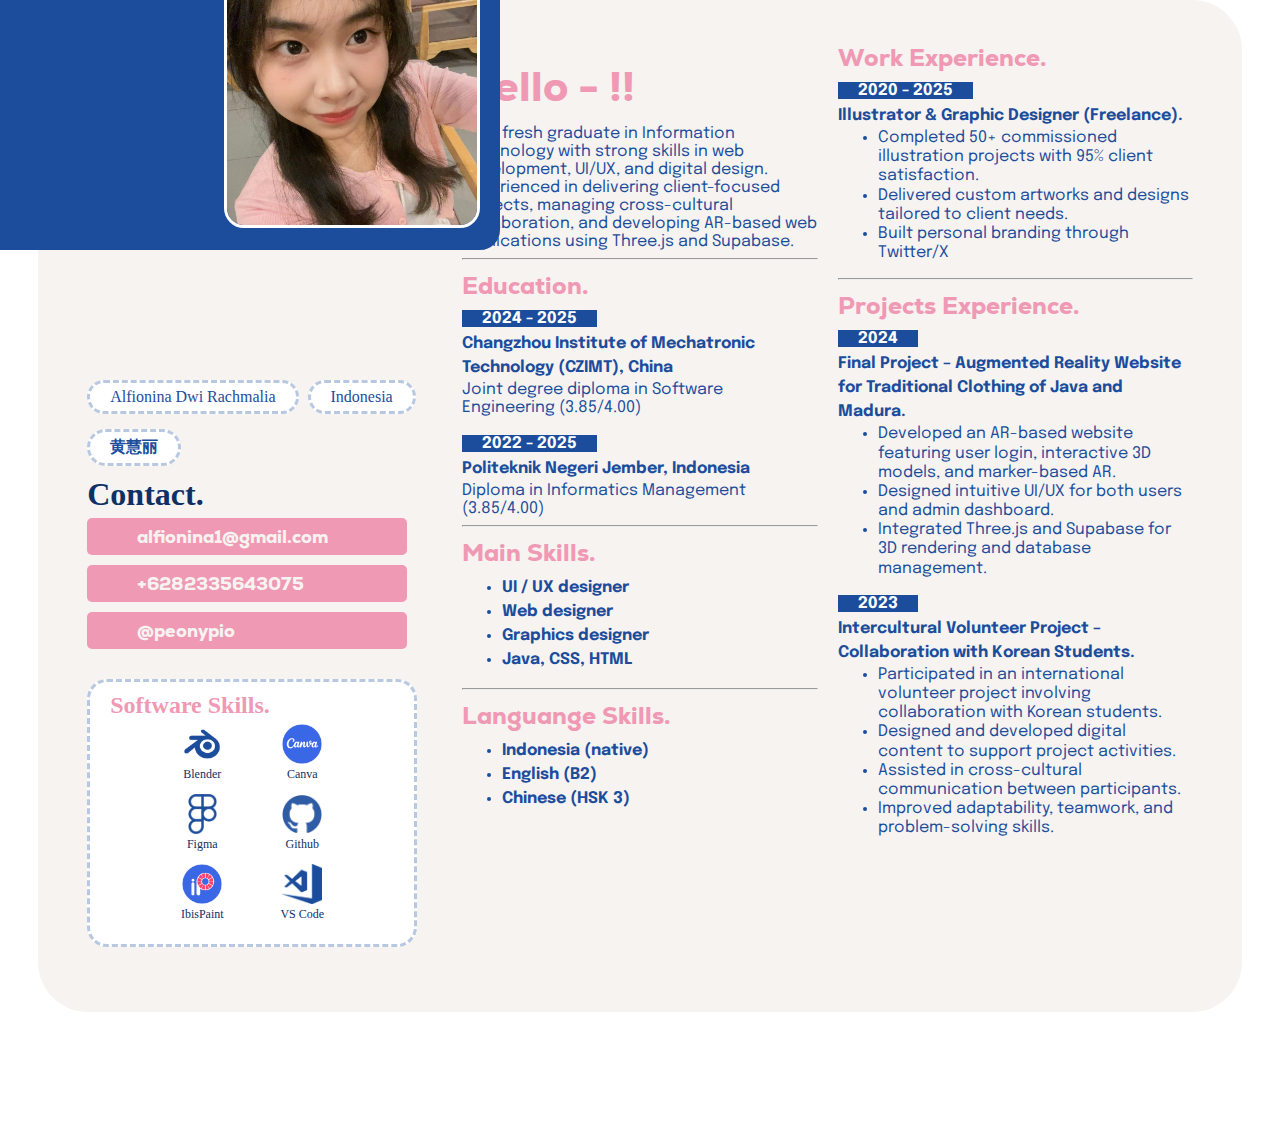
<file: about.html>
<!DOCTYPE html>
<html lang="en">
<head>
    <meta charset="UTF-8">
    <meta name="viewport" content="width=device-width, initial-scale=1.0">
    <title>Document</title>
     <link rel="stylesheet" href="css/about.css" />
</head>
<body>
<section class="ab">
      <div class="pict">
        <img src="assets/img/piony.jpeg" alt="" />
      </div>
      <div class="about">
        <div class="contact">
          <div class="b">
            <b>Alfionina Dwi Rachmalia</b>
            <b>Indonesia</b>
            <b><span>黄慧丽</span></b>
          </div>

          <h3>Contact.</h3>
          <a href="mailto:alfionina1@gmail.com" target="_blank">
            <button>
              <i class="fa-solid fa-envelope"></i>alfionina1@gmail.com
            </button>
          </a>
          <a href="https://wa.me/6282335643075" target="_blank">
            <button><i class="fa-brands fa-whatsapp"></i>+6282335643075</button>
          </a>
          <a href="https://instagram.com/peonypio" target="_blank">
            <button><i class="fa-brands fa-instagram"></i>@peonypio</button>
          </a>

          
          <div class="software">
            <h3>Software Skills.</h3>
            <div class="img">
              <div class="icon">
                <img src="assets/icons/blender.png" alt="blender" />
                <p>Blender</p>
              </div>
              <div class="icon">
                <img src="assets/icons/canva.png" alt="canva" />
                <p>Canva</p>
              </div>
              <div class="icon">
                <img src="assets/icons/figma.png" alt="figma" />
                <p>Figma</p>
              </div>
              <div class="icon">
                <img src="assets/icons/git.png" alt="github" />
                <p>Github</p>
              </div>
              <div class="icon">
                <img src="assets/icons/ibis.png" alt="ibis paint" />
                <p>IbisPaint</p>
              </div>
              <div class="icon">
                <img src="assets/icons/vsc.png" alt="vs code" />
                <p>VS Code</p>
              </div>
            </div>
          </div>
        </div>
        <div class="mid">
          <h2>Hello - !!</h2>
          <b>
            I’m a fresh graduate in Information Technology with strong skills in
            web development, UI/UX, and digital design. Experienced in
            delivering client-focused projects, managing cross-cultural
            collaboration, and developing AR-based web applications using
            Three.js and Supabase.
          </b>
          <hr class="line" />
          <h3>Education.</h3>
          <span>2024 - 2025</span>
          <p>Changzhou Institute of Mechatronic Technology (CZIMT), China</p>
          <b>Joint degree diploma in Software Engineering (3.85/4.00)</b>
          <br /><br /><span>2022 - 2025</span>
          <p>Politeknik Negeri Jember, Indonesia</p>
          <b>Diploma in Informatics Management (3.85/4.00)</b>
          <hr class="line" />
          <h3>Main Skills.</h3>

          <p
            ><ul>
              <li>
                UI / UX designer
              </li>
              <li>
               Web designer
              </li>
              <li>
               Graphics designer
              </li>
              <li>
               Java, CSS, HTML
              </li>
            </ul>
            </p
          >
          <hr class="line">
          <h3>Languange Skills.</h3>

          <b class="hh"
            ><ul>
              <li>
                Indonesia (native)
              </li>
              <li>
               English (B2)
              </li>
              <li>
               Chinese (HSK 3)
              </li>
            </ul>
            </b
          >

        </div>
        <div class="right">
          <h3>Work Experience.</h3>
          <span>2020 - 2025</span>
          <p>Illustrator & Graphic Designer (Freelance).</p>
          <b
            ><ul>
              <li>
                Completed 50+ commissioned illustration projects with 95% client
                satisfaction.
              </li>
              <li>
                Delivered custom artworks and designs tailored to client needs.
              </li>
              <li>Built personal branding through Twitter/X</li>
            </ul></b
          >
          <hr class="line">
          <h3>Projects Experience.</h3>
          <span>2024</span>
          <p>Final Project – Augmented Reality Website for Traditional Clothing of Java and Madura.</p>
          <b
            ><ul>
              <li>
                Developed an AR-based website featuring user login, interactive 3D models, and marker-based AR.
              </li>
              <li>
                Designed intuitive UI/UX for both users and admin dashboard.
              </li>
              <li>Integrated Three.js and Supabase for 3D rendering and database management.</li>
            </ul></b
          >
          <span>2023</span>
          <p>Intercultural Volunteer Project – Collaboration with Korean Students.</p>
          <b
            ><ul>
              <li>
                Participated in an international volunteer project involving collaboration with Korean students.
              </li>
              <li>
              Designed and developed digital content to support project activities.
              </li>
              <li>Assisted in cross-cultural communication between participants.</li>
              <li>Improved adaptability, teamwork, and problem-solving skills.</li>
            </ul></b
          >
        </div>
      </div>
      </section>
</body>
</html>
</file>
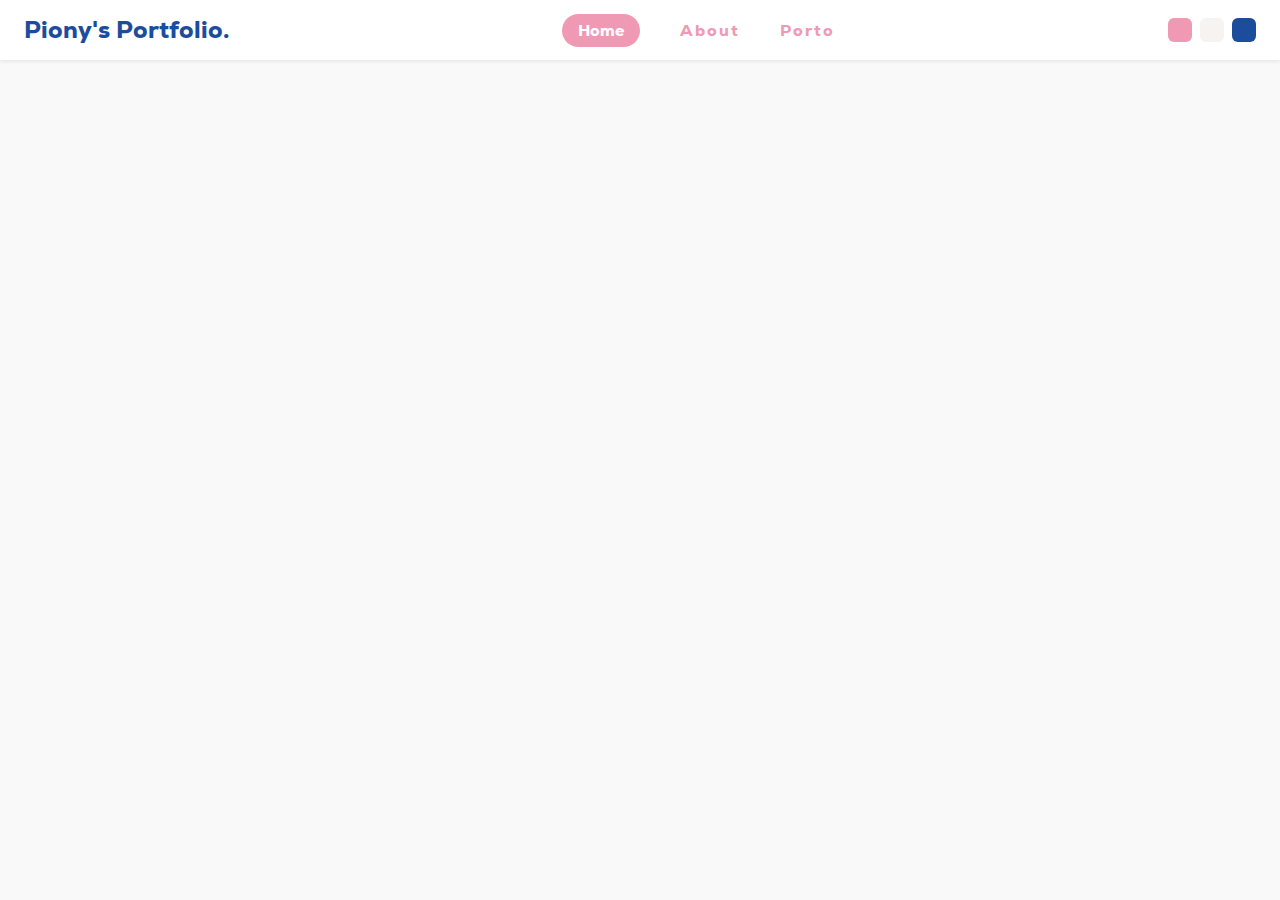
<file: nav.html>
<!DOCTYPE html>
<html lang="en">
  <head>
    <meta charset="UTF-8" />
    <meta name="viewport" content="width=device-width, initial-scale=1.0" />
    <title>Navbar</title>
    <style>
      @font-face {
        font-family: "coco";
        src: url("../font/Cocogoose-Pro-Bold-trial.ttf") format("truetype");
      }
      @font-face {
        font-family: "nexa";
        src: url("../font/Nexa-Heavy.ttf") format("truetype");
      }
      @font-face {
        font-family: "mont";
        src: url("../font/Mont-HeavyDEMO.otf") format("opentype");
      }
      @font-face {
        font-family: "tommy";
        src: url("../font/MADE\ TOMMY\ Regular_PERSONAL\ USE.otf")
          format("opentype");
      }
      @font-face {
        font-family: "madani";
        src: url("../font/MadaniArabicDEMO-Regular.otf") format("opentype");
      }

      @font-face {
        font-family: "coco";
        src: url("../font/Cocogoose-Pro-Darkmode-trial.ttf") format("truetype");
      }

      body {
        margin: 0;
        font-family: nexa;
        background-color: #f9f9f9;
      }

      nav {
        display: flex;
        justify-content: space-between;
        align-items: center;
        padding: 12px 24px;
        background-color: #fff;
        box-shadow: 0 1px 4px rgba(0, 0, 0, 0.1);
      }

      /* Logo */
      nav h2 {
        font-weight: bold;
        color: #1c4d9c; /* biru */
        margin: 0;
      }

      /* Menu */
      .menu {
        display: flex;
        gap: 40px;
        align-items: center;
      }

      .menu a {
        text-decoration: none;
        color: #f099b4; /* pink */
        font-weight: 500;
        letter-spacing: 2px;
        transition: 0.3s;
      }

      .menu a.active {
        background-color: #f099b4;
        color: #fff;
        padding: 4px 16px;
        border-radius: 9999px; /* pill */
        font-weight: bold;
        letter-spacing: normal;
      }

      /* Switch */
      .switch {
        display: flex;
        gap: 8px;
        align-items: center;
      }

      .switch div {
        width: 24px;
        height: 24px;
        border-radius: 6px;
      }

      .switch .pink {
        background-color: #f099b4;
      }

      .switch .cream {
        background-color: #f6f3f1;
      }

      .switch .blue {
        background-color: #1c4d9c;
      }

      /* Responsive for mobile */
      @media (max-width: 768px) {
        nav {
          padding: 10px 16px;
        }

        nav h2 {
          font-size: 16px;
        }

        .menu {
          gap: 20px;
        }

        .menu a {
          font-size: 14px;
          letter-spacing: 1px;
        }

        .switch {
          display: none; /* ilangin switch di HP */
        }
      }
    </style>
  </head>
  <body>
    <nav>
      <!-- Logo -->
      <h2>Piony's Portfolio.</h2>

      <!-- Menu -->
      <div class="menu">
        <a href="#home" class="active">Home</a>
        <a href="#about" class="">About</a>
        <a href="#porto" class="">Porto</a>
      </div>

      <!-- Switch -->
      <div class="switch">
        <div class="pink"></div>
        <div class="cream"></div>
        <div class="blue"></div>
      </div>
    </nav>
  </body>
</html>
</file>
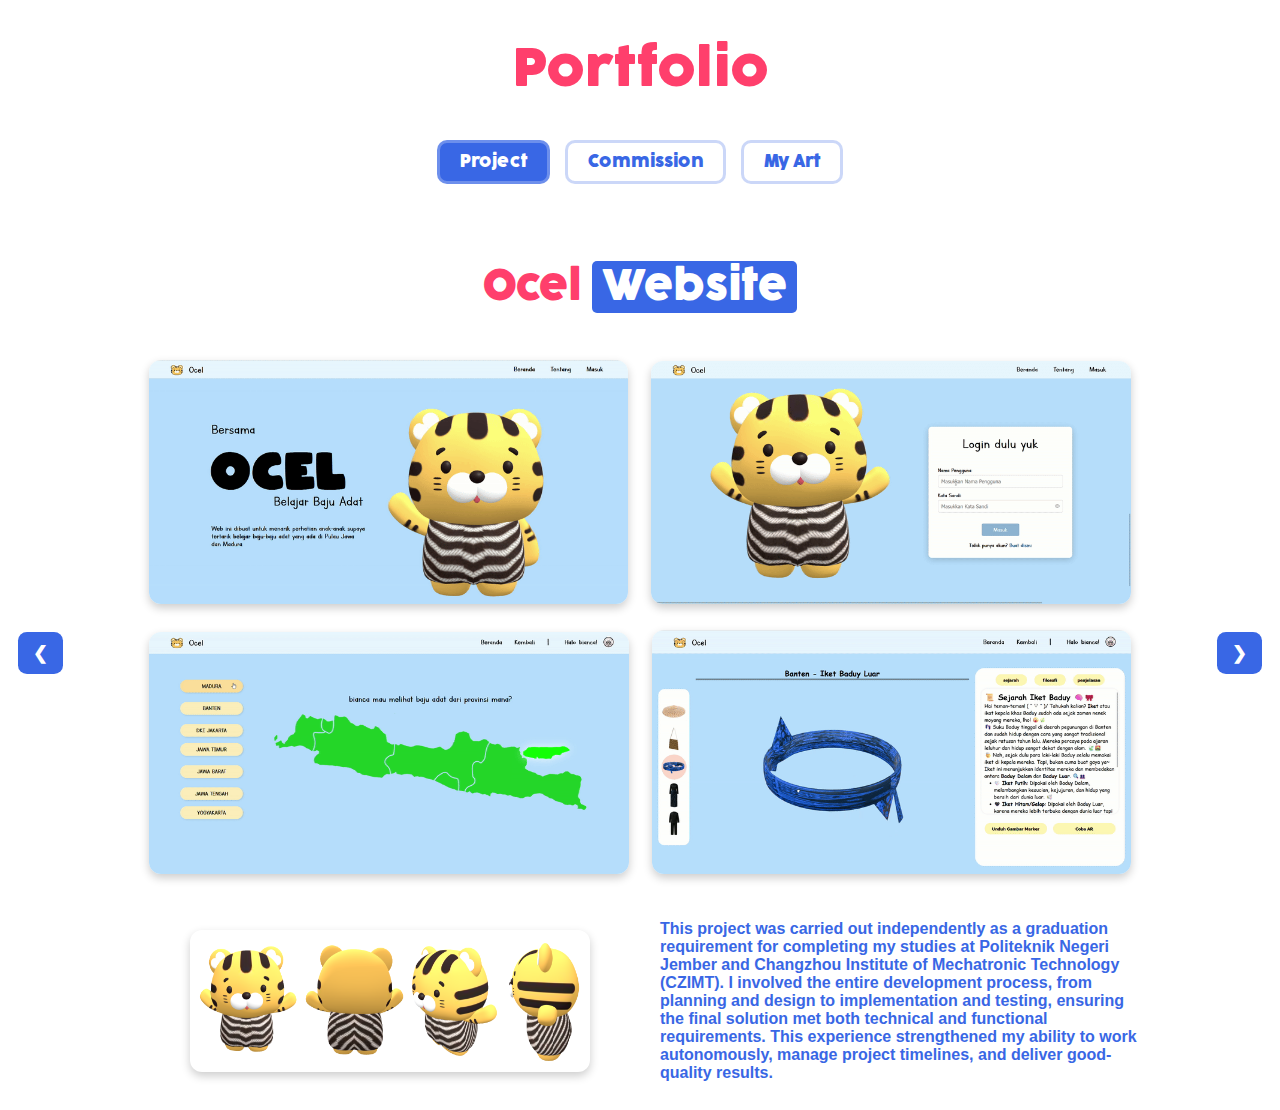
<file: porto.html>
<!DOCTYPE html>
<html lang="en">
  <head>
    <meta charset="UTF-8" />
    <meta name="viewport" content="width=device-width, initial-scale=1.0" />
    <title>Document</title>
    <link rel="stylesheet" href="/css/porto.css" />
  </head>

  <body>
    <section id="porto">
      <h2>Portfolio</h2>

      <!-- Tombol Tabs -->
      <div class="tabs">
        <button class="tab-btn active" data-tab="project">Project</button>
        <button class="tab-btn" data-tab="commission">Commission</button>
        <button class="tab-btn" data-tab="myart">My Art</button>
      </div>

      <!-- Konten Tabs -->
      <div class="tab-content active" id="project">
        <div class="slider">
          <button class="prev">❮</button>

          <div class="slide active">
            <p>Ocel <span>Website</span></p>
            <div class="img">
              <img src="assets/projectimg/home.gif" alt="Project 1" />
              <img src="assets/projectimg/login.gif" alt="Project 1" />
              <img src="assets/projectimg/map.gif" alt="Project 1" />
              <img src="assets/projectimg/3d.gif" alt="Project 1" />
            </div>
            <div class="last">
              <img src="assets/projectimg/c3d.png" alt="Project 1" />
              <b
                >This project was carried out independently as a graduation
                requirement for completing my studies at Politeknik Negeri
                Jember and Changzhou Institute of Mechatronic Technology
                (CZIMT). I involved the entire development process, from
                planning and design to implementation and testing, ensuring the
                final solution met both technical and functional requirements.
                This experience strengthened my ability to work autonomously,
                manage project timelines, and deliver good-quality results.</b
              >
            </div>
          </div>

          <div class="slide">
            <p>Whisper Of The Wood <span>Game</span> </p>
            <div class="project2">
              
            <div class="left">
              <img
                src="assets/projectimg/project2/blue soul 01-export.gif"
                alt="Project 2"
                class="project2-img"
              />
              <img
                src="assets/projectimg/project2/campfire.gif"
                alt="Project 2"
                class="project2-img"
              />
              <img
                src="assets/projectimg/project2/botol isi air-export.png"
                alt="Project 2"
                class="project2-img"
              />
              <img
                src="assets/projectimg/project2/botol isi potion-export.png"
                alt="Project 2"
                class="project2-img"
              />
            </br>
              <img
                src="assets/projectimg/project2/bunga tulip.gif"
                alt="Project 2"
                class="project2-img"
              />
              <img
                src="assets/projectimg/project2/chest(1).gif"
                alt="Project 2"
                class="project2-img"
              />
              <img
                src="assets/projectimg/project2/handsaplast-export.png"
                alt="Project 2"
                class="project2-img"
              />
              <img
                src="assets/projectimg/project2/kain-export.png"
                alt="Project 2"
                class="project2-img"
              />
              </br>
              <img
                src="assets/projectimg/project2/kendi-export.png"
                alt="Project 2"
                class="project2-img"
              />
              <img
                src="assets/projectimg/project2/kertas.png"
                alt="Project 2"
                class="project2-img"
              />
              <img
                src="assets/projectimg/project2/kulit-export.png"
                alt="Project 2"
                class="project2-img"
              />
              <img
                src="assets/projectimg/project2/obor.gif"
                alt="Project 2"
                class="project2-img"
              />
            </br>
              <img
                src="assets/projectimg/project2/pohon mati.gif"
                alt="Project 2"
                class="project2-img"
              />
              <img
                src="assets/projectimg/project2/pohon1-export1.gif"
                alt="Project 2"
                class="project2-img"
              />
              <img
                src="assets/projectimg/project2/rumput.gif"
                alt="Project 2"
                class="project2-img"
              />
              <img
                src="assets/projectimg/project2/sumur-export.png"
                alt="Project 2"
                class="project2-img"
              /></br>
              <img
                src="assets/projectimg/project2/surat-export.png"
                alt="Project 2"
                class="project2-img"
              />
              <img
                src="assets/projectimg/project2/tali_rope-export.png"
                alt="Project 2"
                class="project2-img"
              />
            </div>
            <div class="right">
              <img
                src="assets/projectimg/project2/Tak berjudul66_20250821211254.png"
                alt="Project 1"
              />
              <b>
                This project was developed collaboratively with my teammates as part of the MSIB Independent Study Program. Throughout the process, we worked together to design and implement the solution while receiving valuable guidance from our mentor. My role involved 
                contributing to design aspects especially in game's item, ensuring the project met the program’s objectives and delivered a functional, user-friendly result
              </b>
        
            </div>
            </div>
          </div>

          <button class="next">❯</button>
        </div>
      </div>

      <div class="tab-content" id="commission">
        <h3>Commission</h3>
        <div class="slider">
          <button class="prev">❮</button>

          <div class="slide active">
            
          </div>

          <div class="slide">
           
          </div>

          <div class="slide">
            
          </div>

          <button class="next">❯</button>
        </div>
      </div>

      <div class="tab-content" id="myart">
        <h3>My Art</h3>
        <div class="slider">
          <button class="prev">❮</button>

          <div class="slide active">
            <img src="assets/projectimg/home.gif" alt="Project 1" />
            <img src="assets/projectimg/login.gif" alt="Project 1" />
            <img src="assets/projectimg/map.gif" alt="Project 1" />
            <img src="assets/projectimg/3d.gif" alt="Project 1" />
          </div>

          <div class="slide">
            <img src="assets/projectimg/home.gif" alt="Project 2" />
            <img src="assets/projectimg/login.gif" alt="Project 2" />
            <img src="assets/projectimg/map.gif" alt="Project 2" />
            <img src="assets/projectimg/3d.gif" alt="Project 2" />
          </div>

          <div class="slide">
            <img src="assets/projectimg/home.gif" alt="Project 3" />
            <img src="assets/projectimg/login.gif" alt="Project 3" />
            <img src="assets/projectimg/map.gif" alt="Project 3" />
            <img src="assets/projectimg/3d.gif" alt="Project 3" />
          </div>

          <button class="next">❯</button>
        </div>
      </div>
    </section>
  </body>
  <script>
    const tabs = document.querySelectorAll(".tab-btn");
    const contents = document.querySelectorAll(".tab-content");

    let currentIndex = 0;

    // Tab click
    tabs.forEach((btn, index) => {
      btn.addEventListener("click", () => {
        showTab(index);
      });
    });

    function showTab(index) {
      tabs.forEach((b) => b.classList.remove("active"));
      contents.forEach((c) => c.classList.remove("active"));
      tabs[index].classList.add("active");
      contents[index].classList.add("active");
      currentIndex = index;
    }

    // Slider functionality
    document.querySelectorAll(".slider").forEach((slider) => {
      let slides = slider.querySelectorAll(".slide");
      let current = 0;

      const showSlide = (n) => {
        slides.forEach((s) => s.classList.remove("active"));
        slides[n].classList.add("active");
      };

      slider.querySelector(".prev").addEventListener("click", () => {
        current = (current - 1 + slides.length) % slides.length;
        showSlide(current);
      });

      slider.querySelector(".next").addEventListener("click", () => {
        current = (current + 1) % slides.length;
        showSlide(current);
      });
    });
  </script>
</html>
</file>
<file: css/about.css>
@font-face {
  font-family: "nexa";
  src: url("../font/Nexa-Heavy.ttf") format("truetype");
}

@font-face {
  font-family: "kid";
  src: url("../font/Alphakind.ttf") format("truetype");
}

@font-face {
  font-family: "epilog";
  src: url("../font/Epilogue-VariableFont_wght.ttf") format("truetype");
}

.pict {
  max-width: 50%;
  max-height: 100%;
  position: absolute;
  top: 0;
  left: 0;
  z-index: 2;
  background-color: #1c4d9c;
  border-top-right-radius: 20px;
  border-bottom-right-radius: 20px;
  width: 500px;
  height: 300px;
  display: flex;
  justify-content: right;
  align-items: center;
  margin-top: -50px;
}

.pict img {
  max-width: 50%;
  max-height: 100%;
  width: 250px;
  height: 250px;
  border-radius: 20px;
  margin: 20px;
  object-fit: cover;
  border: 3px solid white;
}

.about {
  position: relative;
  z-index: 1;
  top: -100px;
  max-width: 100%;
  background-color: #f6f3f1;
  border-radius: 50px;
  display: flex;
  flex-direction: row;
  justify-content: center;
  padding: 35px 10px;
  margin: 30px;
  margin-top: 100px;
  gap: 20px;
}

.contact {
  max-width: 30%;
  width: 1000px;
  padding-top: 330px;
  display: flex;
  flex-direction: column;
  margin-bottom: 30px;
}

.contact h3 {
  font-size: 32px;
  color: #0f3065;
  margin-bottom: 5px;
  margin-top: 10px;
}

.contact button {
  max-width: 90%;
  width: 3000px;
  font-size: 18px;
  font-family: nexa;
  color: #f6f3f1;
  background-color: #f099b4;
  border: none;
  border-radius: 5px;
  margin-bottom: 10px;
  padding: 5px 30px;
  text-align: left;
}

.contact i {
  margin-right: 20px;
}

.contact b {
  display: inline-block; /* biar bisa dikasih padding & radius */
  width: fit-content; /* lebar ngikutin isi teks */
  background-color: white;
  color: #1c4d9c;
  font-weight: lighter;
  border: 3px dashed #1c4d9c4f;
  padding: 5px 20px;
  border-radius: 50px;
  margin: 15px 5px 0px 0;
}

.contact b span {
  font-weight: bold;
}

.mid {
  margin-top: 30px;
  max-width: 30%;
  width: 1000px;
}

.mid h2 {
  color: #f099b4;
  font-family: nexa;
  font-size: 42px;
  margin: -10px 0px 5px 0px;
}

.mid h3 {
  color: #f099b4;
  font-family: nexa;
  font-size: 24px;
  margin: 5px;
  margin-left: 0;
}

.mid p {
  margin-top: 5px;
  color: #1c4d9c;
  font-family: epilog;
  font-weight: bold;
  letter-spacing: 0px;
  line-height: 1.5;
  margin-bottom: 0;
}

.mid span {
  margin-top: 5px;
  background-color: #1c4d9c;
  color: white;
  padding: 0 20px;
  font-family: epilog;
  font-weight: bold;
}

.mid b {
  color: #1c4d9c;
  font-family: epilog;
  font-weight: normal;
  letter-spacing: 0px;
  margin-top: 0;
  margin-bottom: 5px;
}

.mid ul {
  margin-top: 0px;
  color: #1c4d9c;
  font-family: epilog;
  font-weight: bold;
  letter-spacing: 0px;
  line-height: 1.5;
}

.line {
  color: #0f30652c;
}

.right {
  max-width: 30%;
  width: 1000px;
}

.right h3 {
  color: #f099b4;
  font-family: nexa;
  font-size: 24px;
  margin: 5px;
  margin-left: 0;
}

.right p {
  margin-top: 5px;
  color: #1c4d9c;
  font-family: epilog;
  font-weight: bold;
  letter-spacing: 0px;
  line-height: 1.5;
  margin-bottom: 0;
}

.right span {
  margin-top: 5px;
  background-color: #1c4d9c;
  color: white;
  padding: 0 20px;
  font-family: epilog;
  font-weight: bold;
}

.right b {
  color: #1c4d9c;
  font-family: epilog;
  font-weight: normal;
  letter-spacing: 0px;
  margin-top: 0;
  margin-bottom: 5px;
}

.right ul {
  margin-top: 0;
}

.right li {
  line-height: 1.2;
}

.hh li {
  font-weight: bold;
}

.software {
  max-width: 80%;
  width: 1000px;
  background-color: white;
  border: 3px dashed #1c4d9c4f;
  border-radius: 20px;
  padding: 10px 20px;
  margin-top: 20px;
}
.software h3 {
  color: #f099b4;
  font-size: 24px;
  margin-top: 0;
}
.software .img {
  max-width: 100%;
  flex-wrap: wrap;
  display: flex;
  flex-direction: row;
  justify-content: center;
}

.software img {
  width: 40px;
  height: 40px;
  object-fit: contain;
  display: flex;
  flex-direction: column;
}

.software .icon {
  display: flex;
  flex-direction: column;
  align-items: center;
  width: 100px;
}

.software p {
  margin-top: 3px;
  color: #0f3065;
  font-size: 12px;
}

@media (max-width: 768px) {
  .about {
    flex-direction: column;
    padding: 20px;
  }
  .pict {
    max-width: 70%;
    height: 7%;
    pointer-events: none;
    z-index: 2;
  }
  .pict img {
    max-width: 60%;
    height: 85%;
  }
  .contact {
    max-width: 100%;
    margin-top: -35%;
    margin-bottom: 0px;
  }
  .contact b {
    font-size: 14px;
    padding: 2px 15px;
  }
  .contact button {
    font-size: 14px;
  }
  .mid {
    margin-top: 0px;
    margin-bottom: 0px;
    max-width: 100%;
  }
  .right {
    margin-top: 0px;
    margin-bottom: 0px;
    max-width: 100%;
  }
  .software .icon {
    width: 90px;
  }
}
</file>
<file: css/porto.css>
@font-face {
  font-family: "coco";
  src: url("/font/Cocogoose-Pro-Bold-trial.ttf") format("truetype");
}
@font-face {
  font-family: "nexa";
  src: url("/font/Nexa-Heavy.ttf") format("truetype");
}
@font-face {
  font-family: "mont";
  src: url("/font/Mont-HeavyDEMO.otf") format("truetype");
}
@font-face {
  font-family: "tommy";
  src: url("/font/MADE\ TOMMY\ Regular_PERSONAL\ USE.otf") format("truetype");
}
@font-face {
  font-family: "madani";
  src: url("/font/MadaniArabicDEMO-Regular.otf") format("truetype");
}

#porto {
  text-align: center;
  h2 {
    font-family: coco;
    font-size: 50px;
    color: #ff3f6c;
  }
}

.tabs {
  display: flex;
  justify-content: center;
  gap: 15px;
  margin-bottom: 20px;
}

.tab-btn {
  padding: 10px 20px;
  border: none;
  background: #ffffff;
  color: #3967e5;
  border: 3px solid #3967e543;
  cursor: pointer;
  border-radius: 10px;
  font-size: 16px;
  font-family: coco;
}

.tab-btn.active {
  background: #3967e5;
  border: 3px solid #ffffff43;
  color: white;
}

/* === TABS === */
.tab-content {
  display: none;
}
.tab-content.active {
  display: block;
  font-family: coco;
  color: #ff3f6c;
}

/* === SLIDER === */
.slider {
  font-family: mont;
  position: relative;
  display: flex;
  align-items: center;
  justify-content: center;
  overflow: hidden;
}

/* tiap slide (bisa berisi banyak img) */
/* tiap slide */
.slide {
  display: none;
  text-align: center;
  width: 100%; /* biar fleksibel */
  max-width: 1200px; /* batas maksimal */
  margin: 0 auto; /* center */
  overflow: hidden; /* cegah gambar keluar */
  border-radius: 12px;
  padding: 20px;
}

.slide.active {
  display: flex;
  justify-content: center;
  flex-wrap: wrap;
  p {
    font-family: coco;
    font-size: 40px;
    color: #ff3f6c;
  }
  span {
    color: #ffffff;
    background-color: #3967e5;
    padding: 5px 10px;
    border-radius: 5px;
  }
  .last {
    display: flex;
    width: 1000px;
    height: auto;
    justify-content: center;
    text-align: left;
    margin-top: 30px;
    font-size: 16px;
    font-family: Arial, Helvetica, sans-serif;
    img {
      margin-left: 50px;
      height: auto;
    }
    b {
      color: #3967e5;
      margin-left: 60px;
    }
  }
}

.project2 {
  display: flex;
  max-width: 100%;
  gap: 0;
  .left {
    margin: 0px;
  }
  .project2-img {
    max-width: 20% !important;
    height: auto; /* supaya rasio tetap */
    border-radius: 6px;
    object-fit: contain;
    margin: 5px;
  }
  .right {
    width: 2000px !important;
    margin: 0%;
    box-shadow: none;
    img {
      max-width: 100%;
    }
    b {
      display: flex;
      color: #743823;
      margin-top: 20px;
      font-family: Arial, Helvetica, sans-serif;
      text-align: left;
      font-size: 16px;
    }
  }
}

/* gambar di dalam slide */
.slide img {
  margin: 10px;
  max-width: 40%; /* jaga agar ga lebih besar dari slide */
  height: auto;
  border-radius: 12px;
  box-shadow: 0 4px 10px rgba(0, 0, 0, 0.2);
  flex: 0 1 45%; /* biar 2 gambar muat sejajar */
}

/* tombol navigasi */
.slider button {
  position: absolute;
  top: 50%;
  transform: translateY(-50%);
  background: #3967e5;
  border: none;
  padding: 10px 15px;
  cursor: pointer;
  border-radius: 20%;
  font-size: 18px;
  font-weight: bolder;
  color: white;
}
.slider .prev {
  left: 10px;
}
.slider .next {
  right: 10px;
}
</file>
